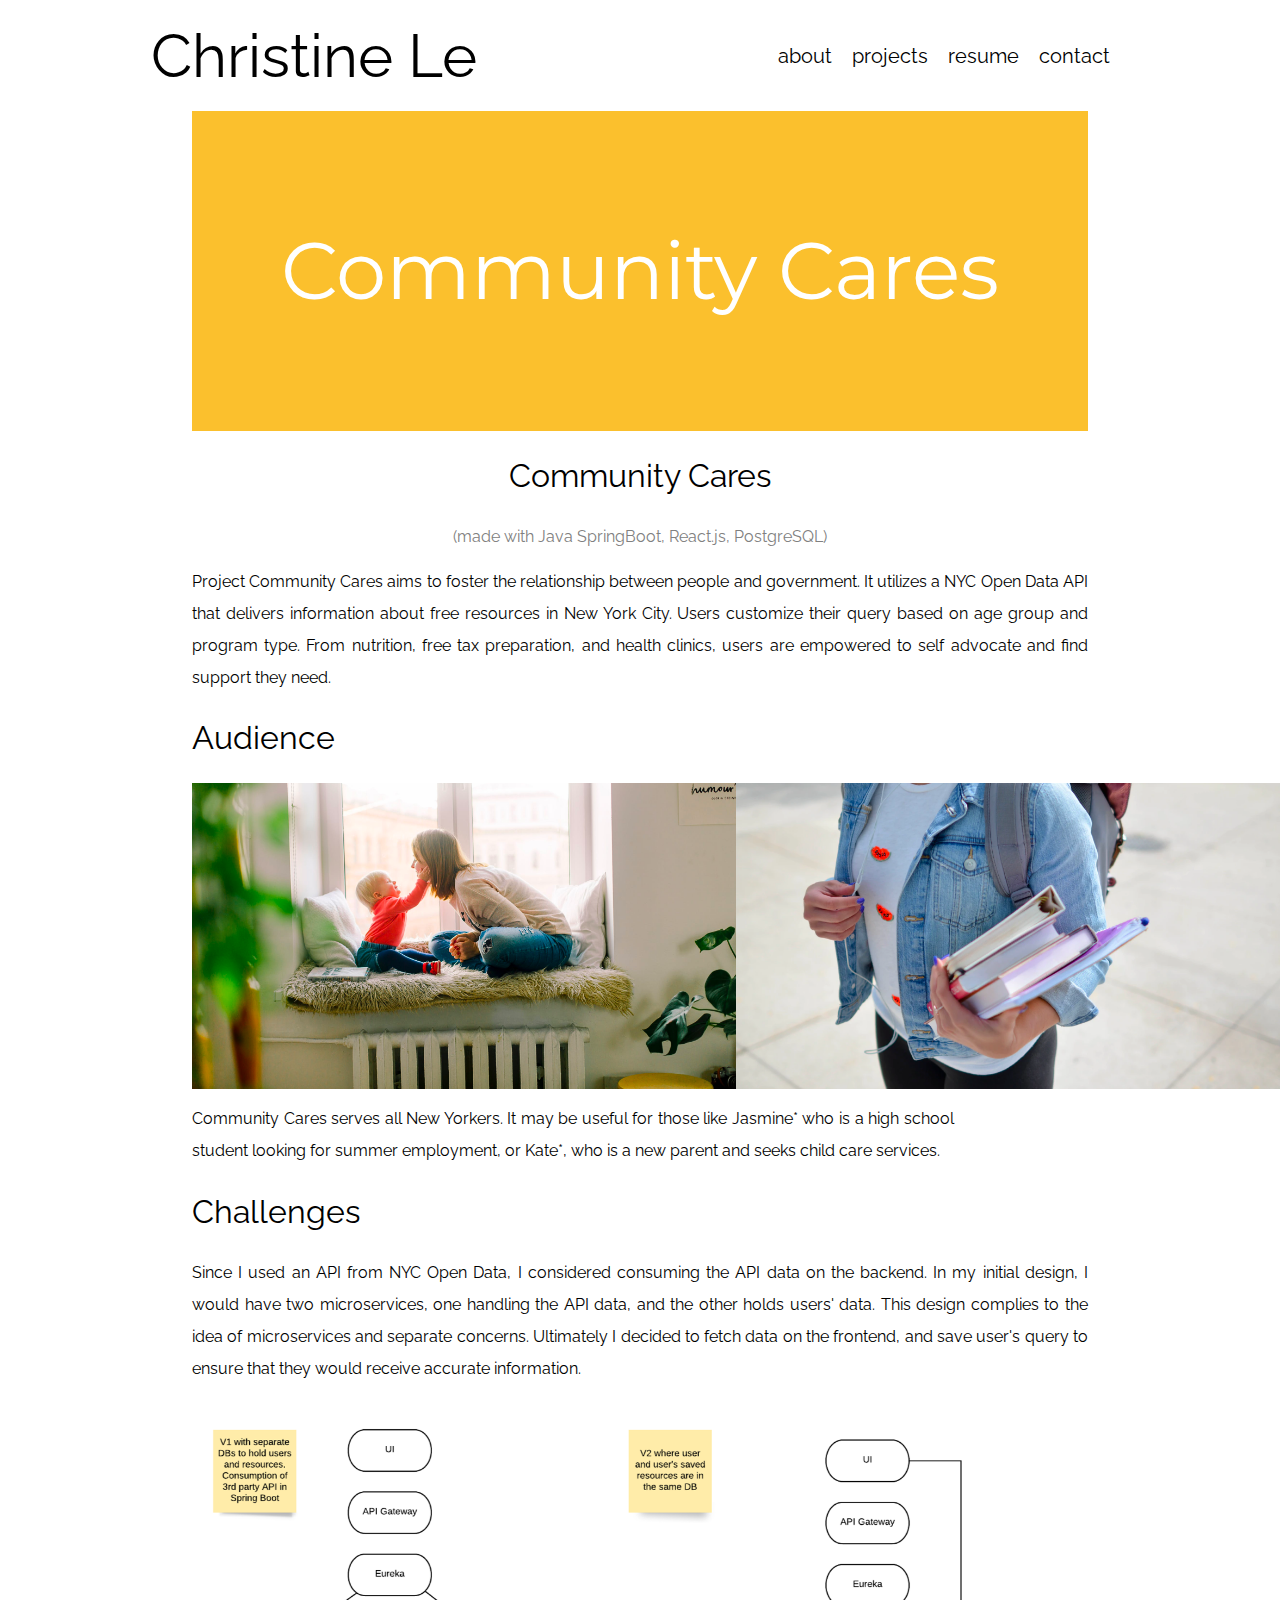
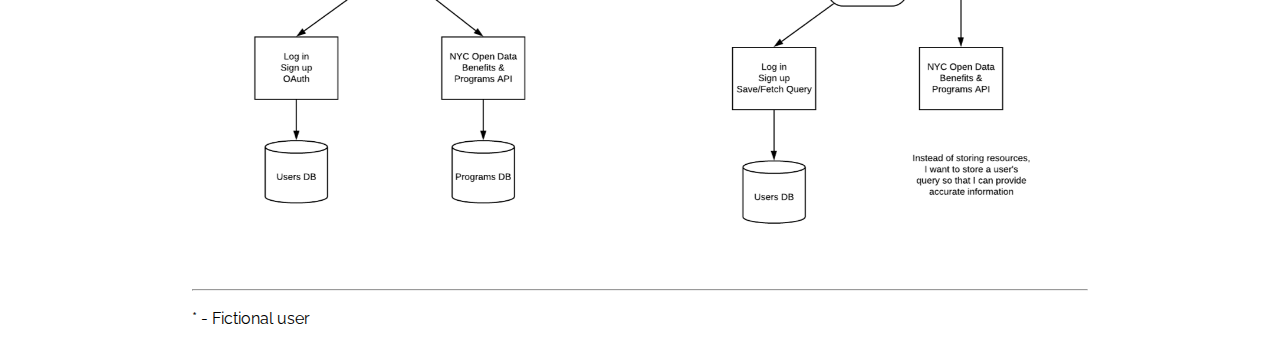
<file: projects/communitycares.html>
<!DOCTYPE html>
<html lang="en" dir="ltr">
  <head>
    <meta charset="utf-8">
    <title>Community Cares — Christine Le</title>
      <link rel="shortcut icon" type="image/png" href="../noun_developer_favicon.png" />
    <link href="https://fonts.googleapis.com/css?family=Glegoo:400,700|Raleway|Satisfy&display=swap" rel="stylesheet">
    <link href="https://fonts.googleapis.com/css?family=Montserrat&display=swap" rel="stylesheet">
    <link rel="stylesheet" href="../css/reset.css">
    <link rel="stylesheet" href="../css/style.css">
    <link rel="stylesheet" href="../css/project.css">
  </head>
  <body>
    <header>
      <h1><a href="../index.html">Christine Le</a></h1>
      <nav>
        <a href="../about.html">about</a>
        <a href="../index.html#projects">projects</a>
        <a href="../static/resume.pdf">resume</a>
        <a href="../index.html#contact">contact</a>
      </nav>
    </header>

    <div class="splash" id="communitycares">
      <h3>Community Cares</h3>
    </div>
    <h4 class="title">Community Cares</h4>
    <p class="stack">(made with Java SpringBoot, React.js, PostgreSQL)</p>
    <p class="about">Project Community Cares aims to foster the relationship between people and government. It utilizes a NYC Open Data API that delivers information about free resources in New York City. Users customize their query based on age group and program type. From nutrition, free tax preparation, and health clinics, users are empowered to self advocate and find support they need.</p>

    <h4>Audience</h4>
    <div class="audience">
    <div class="user user-one"></div>
    <div class="user user-two"></div>
    <p class="audience-blurb">Community Cares serves all New Yorkers. It may be useful for those like Jasmine* who is a high school student looking for summer employment, or Kate*, who is a new parent and seeks child care services.</p>
    </div>

    <h4>Challenges</h4>
    <p>Since I used an API from NYC Open Data, I considered consuming the API data on the backend.
      In my initial design, I would have two microservices, one handling the API data, and the other holds users' data.
    This design complies to the idea of microservices and separate concerns. Ultimately I decided to fetch data on the frontend, and save user's query
  to ensure that they would receive accurate information.</p>
  <div class="challengeimg"></div>

    <hr/>
    <p>* - Fictional user</p>
  </body>
</html>
</file>
<file: css/style.css>
* {
  box-sizing: border-box;
}

html {
  scroll-behavior: smooth;
}

header {
  display: flex;
  justify-content: space-around;
  margin-top: 2%;
  margin-bottom: 2%;
}

h1 {
  font-size: 60px;
  font-family: Raleway, sans-serif;
}

a {
  text-decoration: none;
}

nav {
  display: flex;
  align-items: center;
}

nav>a {
  text-decoration: none;
  font-family: Raleway, sans-serif;
  color: black;
  font-size: 20px;
  padding-right: 20px;
}

body {
  width: 100%;
}

.brand-statement-bg {
  height: 500px;
  background-image: url('../static/media/patterns-png-transparent.png');
  background-repeat: repeat-x;
  display: flex;
  justify-content: center;
  align-items: center;

}

.brand-statement {
  width: 808px;
  height: 318px;
  background: #fff;
  display: flex;
  flex-direction: column;
  align-items: center;
  justify-content: center;
  display: flex;
  text-align: center;
}

.brand-statement>h2 {
  font-family: Glegoo, sans-serif;
  font-size: 35px;
}

.social-links {
  font-size: 35px;
  padding: 5% 0%;
}

#projects, #contact {
  text-align: center;
  font-size: 40px;
}

#projects {
  margin-top: 7%;
}

#contact {
  margin: 7% 0%;
}

.section {
  text-transform: uppercase;
  font-family: Glegoo, sans-serif;
  font-weight: 700;
  font-size: 30px;
  padding: 0% 2%;
}

.device-row {
  display: flex;
  justify-content: space-around;
  margin: 4% 0%;
}


.project-mock {
  background-size: contain;
  background-position: center;
  background-repeat: no-repeat;
  width: 400px;
  height: 280px;
  position: relative;
  top: 20px;
}

.your-city-cares {
  background-image: url('../static/media/community-cares-splash.png');
  background-size: cover;
  background-position: top;
  display: flex;
  justify-content: center;
  align-items: center;
}

/* .your-city-cares:hover{
  opacity: 0.3;
} */

/* .your-city-cares>p {
  visibility:hidden;
} */

/* .your-city-cares:hover p {
  visibility:visible;
  font-family: Raleway, sans-serif;
  color: black;
  text-shadow: 2px 2px #E7D79D;
  font-size: 40px;
  font-weight:bold;
} */

.rock-paper-scissors {
  background-image: url('../static/media/rock_paper_scissors__2x.png')
}

.tearoom {
  background-image: url('../static/media/tearoom.png');
}

.pixelart {
  background-image: url('../static/media/PixelArtDemo.png');
}

.dentist {
  background-image: url('../static/media/dentist-office.png');
}

.weather {
  background-image: url('../static/media/weather.png');
}

.project-mock:hover {
  box-shadow: 0 19px 38px rgba(0, 0, 0, 0.30), 0 15px 12px rgba(0, 0, 0, 0.22);
  cursor: pointer;
}

a {
  color: black;
}

.contact-btn {
  display: none;
}

/* ===========================================
              MEDIA QUERIES
  ============================================
 */

 @media only screen and (max-width: 960px) {
 }

 @media only screen and (max-width: 660px) {

 }

 @media only screen and (max-width: 450px) {

   body {
     width: 100%;
   }


   .brand-statement-bg{
     width: 100%;
     height: 300px;
     background-repeat: repeat;
   }

   .brand-statement {
     height: 150px;
     width: 100%;
   }

   .brand-statement>h2, .social-links, nav>a {
     font-size: 20px;
   }

   header {
     flex-direction: column;
     align-items: center;
     width: 100%;
     margin-top: 10%;
     margin-bottom: 10%;
     text-align: center;
   }

   header>h1 {
     font-size: 40px;
   }

   nav>a {
     font-size: 15px;
     padding-right: 15px;
   }

   .device-row {
     flex-direction: column;
     margin: 0% 2%;
   }

   .maincontainer {
     height: 20%;
   }

   .card {
     display: none;
   }

   .contact-btn {
     height: 50px;
     width: 150px;
     background-color: #4D5466;
     display: inline;
     border-radius: 10px;
   }

   .contact-btn>a {
     font-size: 15px;
     color: #E7D79D;
     font-family: Raleway, sans-serif;
   }

   .project-mock, .card {
     width: 100%;
   }


 }
</file>
<file: css/project.css>
#communitycares {
  /* background-image: url('../static/media/bw-nyc-skyline.jpeg');
  background-size: auto;
  background-repeat: no-repeat; */
  background: #FBC02D;
  /* opacity: 50%; */
  width: 70%;
  height: 20em;
  margin: 0 auto;
  display: flex;
  justify-content: center;
  align-items: center;
}

h3 {
  font-family: Montserrat, sans-serif;
  font-size: 5em;
  margin: 0 auto;
  opacity: 100%;
  color: white;
}


h4,p {
  font-family: Raleway, sans-serif;
  margin: 1%;
  text-align: justify;
  width: 70%;
  line-height: 2em;
  margin-left: 15%;
}

.stack {
  color: gray;
}

.title, .stack {
  text-align: center;
}

h4 {
  font-size: 2em;
}

.audience {
  display: grid;
  grid-template-columns: 2fr 2fr;
  grid-template-rows: 1fr;
  margin-left: 15%;
}

.user {
  background-size: contain;
  background-repeat: no-repeat;
  width: 100%;
  height: 20em;
  display: inline-block;
}

.user-one {
  background-image: url('../static/media/kate.png');
}

.user-two {
  background-image: url('../static/media/student.png');
}

hr {
  width: 70%;
}

.audience-blurb {
  margin: 0;
  grid-column: 1/ span 2;
}

.challengeimg {
  background-image: url('../static/media/design-challenge.png');
  background-size: contain;
  background-repeat: no-repeat;
  display: inline-block;
  width: 100%;
  height: 30em;
  margin-left: 15%;
}
</file>
